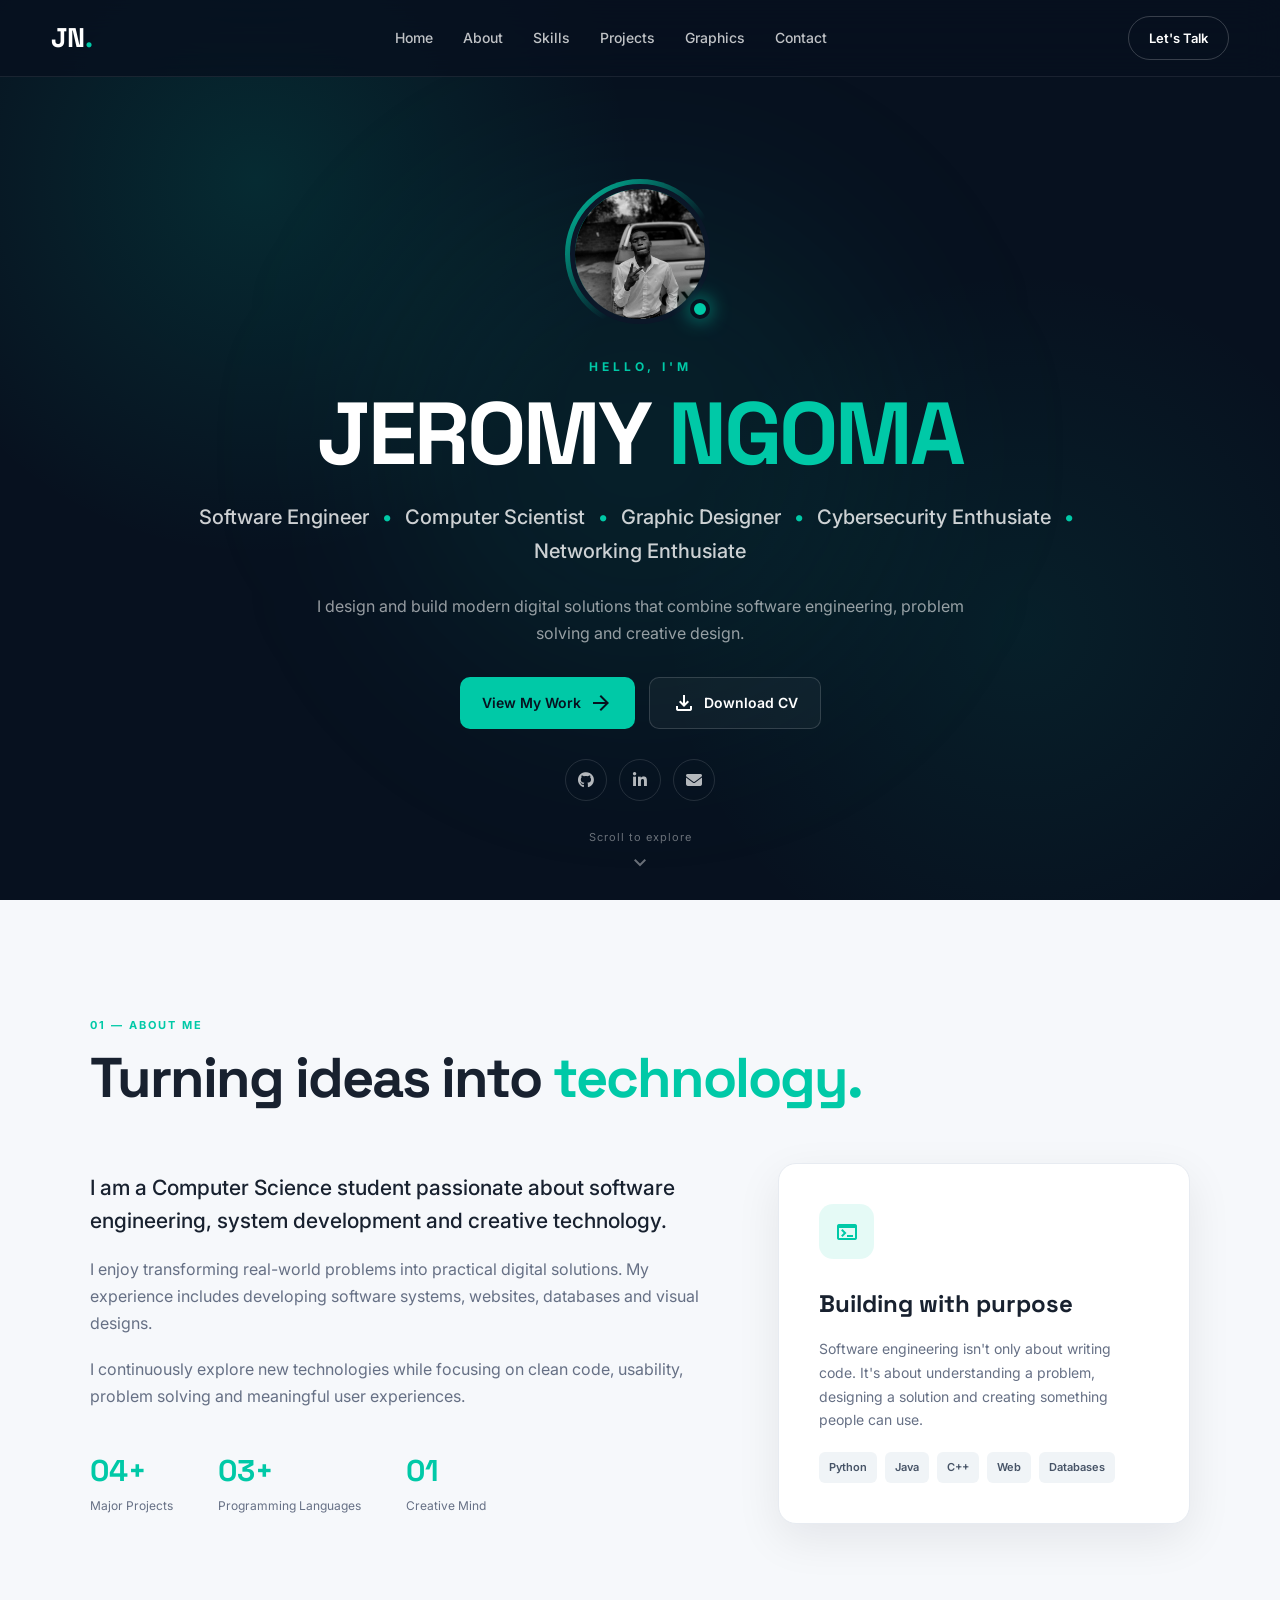
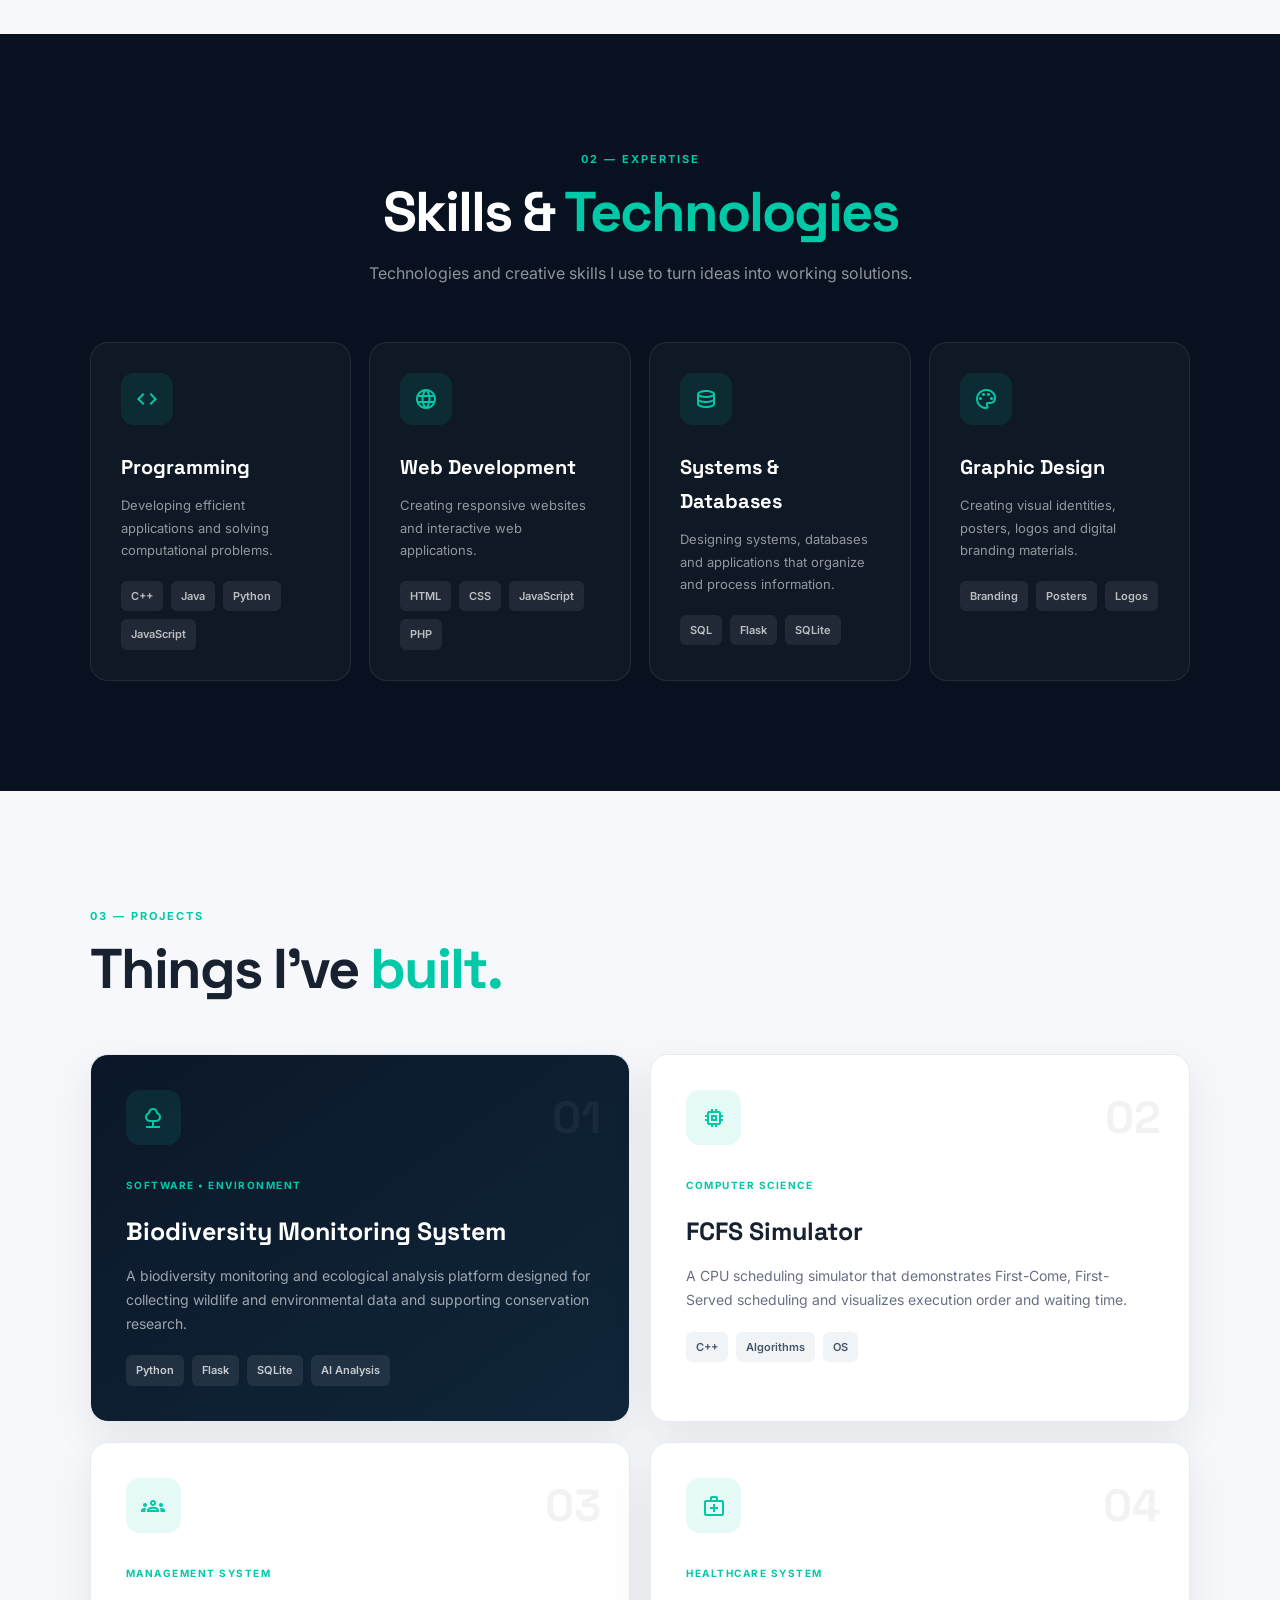
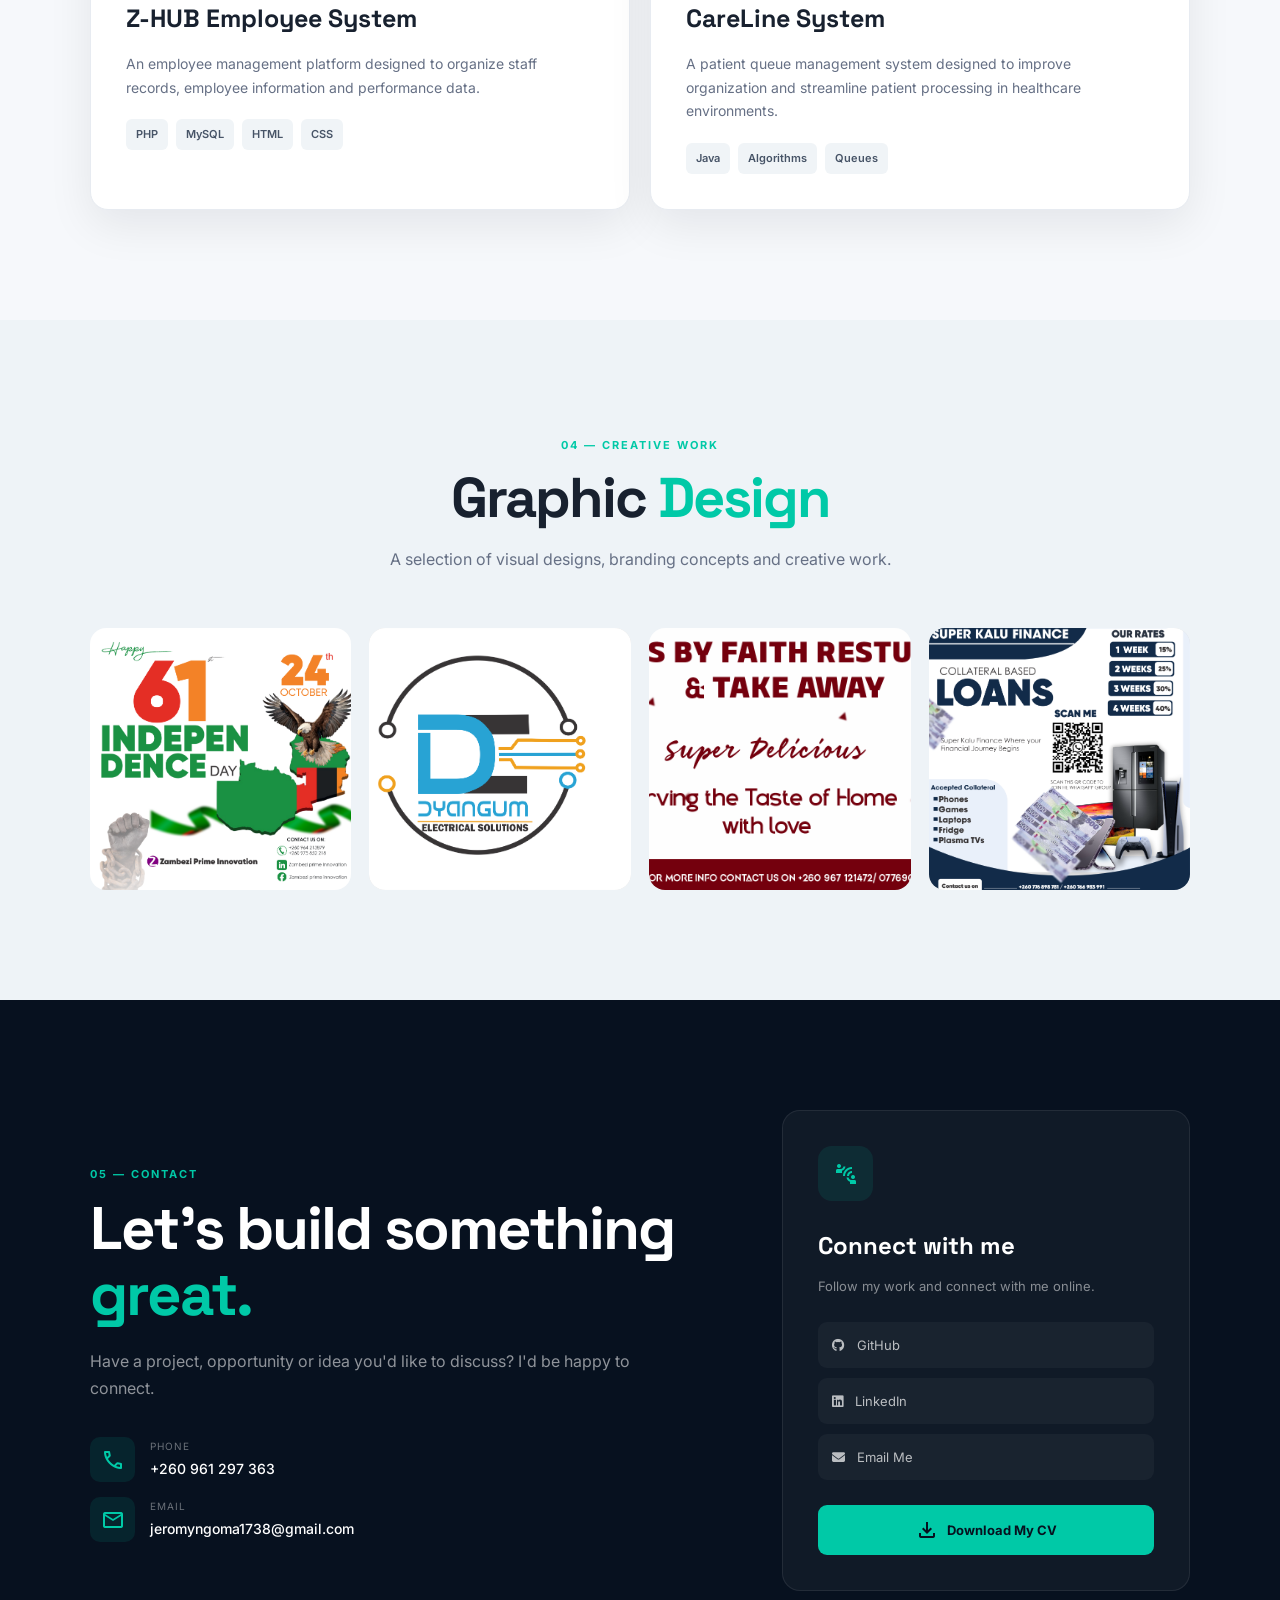
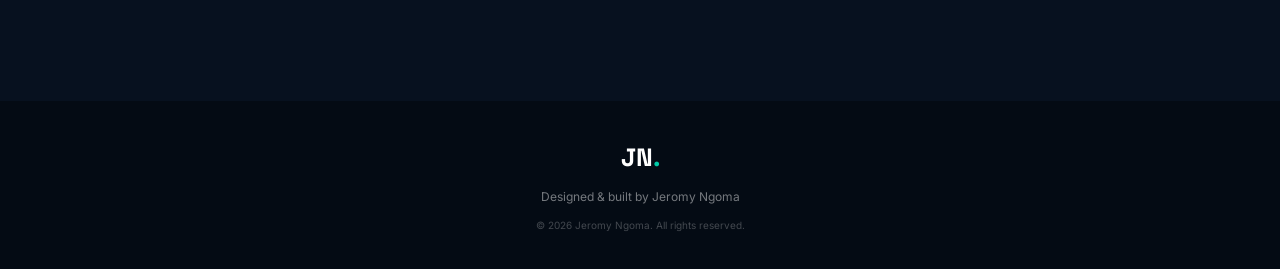
<file: index.html>
<!DOCTYPE html>

<html lang="en">

<head>
    <meta charset="UTF-8">
    <meta name="viewport" content="width=device-width, initial-scale=1.0">
    <title>Jeromy Ngoma | Software Engineer Portfolio</title>

    <!-- Google Fonts -->
    <link rel="preconnect" href="https://fonts.googleapis.com">
    <link rel="preconnect" href="https://fonts.gstatic.com" crossorigin>

    <link href="https://fonts.googleapis.com/css2?family=Inter:wght@400;500;600;700;800&family=Space+Grotesk:wght@500;600;700&display=swap" rel="stylesheet">

    <!-- Material Symbols -->
    <link href="https://fonts.googleapis.com/css2?family=Material+Symbols+Outlined" rel="stylesheet">

    <!-- Font Awesome -->
    <link rel="stylesheet" href="https://cdnjs.cloudflare.com/ajax/libs/font-awesome/6.5.0/css/all.min.css">

    <!-- CSS -->
    <link rel="stylesheet" href="style.css">


</head>

<body>

<!-- =========================
     NAVIGATION
========================== -->

<header class="header">
<nav class="navbar">

    <a href="#home" class="logo">
        JN<span>.</span>
    </a>

    <div class="nav-links">
        <a href="#home">Home</a>
        <a href="#about">About</a>
        <a href="#skills">Skills</a>
        <a href="#projects">Projects</a>
        <a href="#graphics">Graphics</a>
        <a href="#contact">Contact</a>
    </div>

    <a href="#contact" class="nav-button">
        Let's Talk
    </a>

</nav>


</header>

<main>

<!-- =========================
     HERO
========================== -->

<section id="home" class="hero">

<div class="hero-background"></div>
<div class="hero-content">

    <div class="profile-wrapper">
        <div class="profile-ring">
            <img src="IMG/Untitled-1.png"
                 alt="Jeromy Ngoma profile picture">
        </div>

        <span class="status-dot"></span>

    </div>

    <p class="hero-intro">
        HELLO, I'M
    </p>

    <h1> JEROMY <span>NGOMA</span></h1>

    <h2>
        Software Engineer <span>•</span>
        Computer Scientist <span>•</span>
        Graphic Designer <span>•</span>
        Cybersecurity Enthusiate <span>•</span>
        Networking Enthusiate
    </h2>

    <p class="hero-description">
        I design and build modern digital solutions that combine
        software engineering, problem solving and creative design.
    </p>

    <div class="hero-buttons">

        <a href="#projects" class="primary-button">
            View My Work
            <span class="material-symbols-outlined">
                arrow_forward
            </span>
        </a>

        <a href="Jeromy's Cv.pdf" class="secondary-button"
           download>
            <span class="material-symbols-outlined"> download</span>
            Download CV
        </a>

    </div>

    <div class="social-links">

        <a href="https://github.com/jeromyngoma1738" aria-label="GitHub">
            <i class="fa-brands fa-github"></i>
        </a>

        <a href="www.linkedin.com/in/jeromy-ngoma-564433287" aria-label="LinkedIn">
            <i class="fa-brands fa-linkedin-in"></i>
        </a>

        <a href="mailto:jeromyngoma1738@gmail.com"
           aria-label="Email">
            <i class="fa-solid fa-envelope"></i>
        </a>

    </div>

</div>

<a href="#about" class="scroll-down">
    <span>Scroll to explore</span>
    <span class="material-symbols-outlined">
        keyboard_arrow_down
    </span>
</a>


</section>

<!-- =========================
     ABOUT
========================== -->

<section id="about" class="section">

<div class="section-heading">

    <span class="section-label">
        01 — ABOUT ME
    </span>

    <h2>
        Turning ideas into
        <span>technology.</span>
    </h2>

</div>

<div class="about-container">

    <div class="about-text">

        <p class="large-text">
            I am a Computer Science student passionate about
            software engineering, system development and
            creative technology.
        </p>

        <p>
            I enjoy transforming real-world problems into
            practical digital solutions. My experience includes
            developing software systems, websites, databases
            and visual designs.
        </p>

        <p>
            I continuously explore new technologies while
            focusing on clean code, usability, problem solving
            and meaningful user experiences.
        </p>

        <div class="about-stats">

            <div class="stat">
                <strong>04+</strong>
                <span>Major Projects</span>
            </div>

            <div class="stat">
                <strong>03+</strong>
                <span>Programming Languages</span>
            </div>

            <div class="stat">
                <strong>01</strong>
                <span>Creative Mind</span>
            </div>

        </div>

    </div>

    <div class="about-card">

        <div class="about-card-icon">
            <span class="material-symbols-outlined">
                terminal
            </span>
        </div>

        <h3>
            Building with purpose
        </h3>

        <p>
            Software engineering isn't only about writing code.
            It's about understanding a problem, designing a
            solution and creating something people can use.
        </p>

        <div class="tech-tags">
            <span>Python</span>
            <span>Java</span>
            <span>C++</span>
            <span>Web</span>
            <span>Databases</span>
        </div>

    </div>

</div>

</section>

<!-- =========================
     SKILLS
========================== -->

<section id="skills" class="section dark-section">
<div class="section-heading center">
    <span class="section-label">02 — EXPERTISE </span>

    <h2>
        Skills & <span>Technologies</span>
    </h2>

    <p>
        Technologies and creative skills I use to turn ideas
        into working solutions.
    </p>

</div>

<div class="skills-grid">

    <div class="skill-card">

        <div class="skill-icon">
            <span class="material-symbols-outlined">code</span>
        </div>

        <h3>Programming </h3>

        <p>
            Developing efficient applications and solving
            computational problems.
        </p>

        <div class="skill-tags">
            <span>C++</span>
            <span>Java</span>
            <span>Python</span>
            <span>JavaScript</span>

        </div>

    </div>


    <div class="skill-card">

        <div class="skill-icon">
            <span class="material-symbols-outlined">
                language
            </span>
        </div>

        <h3>
            Web Development
        </h3>

        <p>
            Creating responsive websites and interactive
            web applications.
        </p>

        <div class="skill-tags">
            <span>HTML</span>
            <span>CSS</span>
            <span>JavaScript</span>
            <span>PHP</span>
        </div>

    </div>


    <div class="skill-card">

        <div class="skill-icon">
            <span class="material-symbols-outlined">
                database
            </span>
        </div>

        <h3>
            Systems & Databases
        </h3>

        <p>
            Designing systems, databases and applications
            that organize and process information.
        </p>

        <div class="skill-tags">
            <span>SQL</span>
            <span>Flask</span>
            <span>SQLite</span>
        </div>

    </div>


    <div class="skill-card">

        <div class="skill-icon">
            <span class="material-symbols-outlined">
                palette
            </span>
        </div>

        <h3>
            Graphic Design
        </h3>

        <p>
            Creating visual identities, posters, logos and
            digital branding materials.
        </p>

        <div class="skill-tags">
            <span>Branding</span>
            <span>Posters</span>
            <span>Logos</span>
        </div>

    </div>

</div>


</section>

<!-- =========================
     PROJECTS
========================== -->

<section id="projects" class="section">
<div class="section-heading">

    <span class="section-label">
        03 — PROJECTS
    </span>

    <h2>Things I've <span>built.</span></h2>

</div>


<div class="projects-grid">

    <article class="project-card featured">

        <div class="project-number">
            01
        </div>

        <div class="project-icon">
            <span class="material-symbols-outlined">
                nature
            </span>
        </div>

        <span class="project-category">
            SOFTWARE • ENVIRONMENT
        </span>

        <h3>
            Biodiversity Monitoring System
        </h3>

        <p>
            A biodiversity monitoring and ecological analysis
            platform designed for collecting wildlife and
            environmental data and supporting conservation
            research.
        </p>

        <div class="project-tech">
            <span>Python</span>
            <span>Flask</span>
            <span>SQLite</span>
            <span>AI Analysis</span>
        </div>

    </article>


    <article class="project-card">

        <div class="project-number">
            02
        </div>

        <div class="project-icon">
            <span class="material-symbols-outlined">
                memory
            </span>
        </div>

        <span class="project-category">
            COMPUTER SCIENCE
        </span>

        <h3>
            FCFS Simulator
        </h3>

        <p>
            A CPU scheduling simulator that demonstrates
            First-Come, First-Served scheduling and visualizes
            execution order and waiting time.
        </p>

        <div class="project-tech">
            <span>C++</span>
            <span>Algorithms</span>
            <span>OS</span>
        </div>

    </article>


    <article class="project-card">

        <div class="project-number"> 03 </div>

        <div class="project-icon">
            <span class="material-symbols-outlined">groups</span>
        </div>

        <span class="project-category">MANAGEMENT SYSTEM </span>

        <h3> Z-HUB Employee System</h3>

        <p>
            An employee management platform designed to
            organize staff records, employee information and
            performance data.
        </p>

        <div class="project-tech">
            <span>PHP</span>
            <span>MySQL</span>
            <span>HTML</span>
            <span>CSS</span>
        </div>

    </article>


    <article class="project-card">

        <div class="project-number">
            04
        </div>

        <div class="project-icon">
            <span class="material-symbols-outlined">
                medical_services
            </span>
        </div>

        <span class="project-category">
            HEALTHCARE SYSTEM
        </span>

        <h3>
            CareLine System
        </h3>

        <p>
            A patient queue management system designed to
            improve organization and streamline patient
            processing in healthcare environments.
        </p>

        <div class="project-tech">
            <span>Java</span>
            <span>Algorithms</span>
            <span>Queues</span>
        </div>

    </article>

</div>


</section>

<!-- =========================
     GRAPHICS
========================== -->

<section id="graphics" class="section gallery-section">

<div class="section-heading center">

    <span class="section-label">
        04 — CREATIVE WORK
    </span>

    <h2>
        Graphic <span>Design</span>
    </h2>

    <p>
        A selection of visual designs, branding concepts
        and creative work.
    </p>

</div>


<div class="graphics-grid">

    <div class="graphic-item">
        <img src="Graphics/INDEPENDENCE POSTER-1.png"
             alt="Independence poster design">

        <div class="graphic-overlay">
            <span>Poster Design</span>
        </div>
    </div>


    <div class="graphic-item">
        <img src="Graphics/LOGO 1-1.png"
             alt="Logo design">

        <div class="graphic-overlay">
            <span>Logo Design</span>
        </div>
    </div>


    <div class="graphic-item">
        <img src="Graphics/SAMPO 2.png" alt="Sampo graphic design">

        <div class="graphic-overlay">
            <span>Brand Design</span>
        </div>
    </div>


    <div class="graphic-item">
        <img src="Graphics/super kalu finance.png"
             alt="Super Kalu Finance design">

        <div class="graphic-overlay">
            <span>Business Design</span>
        </div>
    </div>

</div>

</section>

<!-- =========================
     CONTACT
========================== -->

<section id="contact" class="contact-section">
<div class="contact-container">

    <div class="contact-content">

        <span class="section-label">
            05 — CONTACT
        </span>

        <h2>
            Let's build something
            <span>great.</span>
        </h2>

        <p>
            Have a project, opportunity or idea you'd like
            to discuss? I'd be happy to connect.
        </p>

        <div class="contact-details">

            <a href="tel:+260961297363">

                <span class="contact-icon">
                    <span class="material-symbols-outlined">
                        call
                    </span>
                </span>

                <div>
                    <small>Phone</small>
                    <strong>+260 961 297 363</strong>
                </div>

            </a>


            <a href="mailto:jeromyngoma1738@gmail.com">

                <span class="contact-icon">
                    <span class="material-symbols-outlined">
                        mail
                    </span>
                </span>

                <div>
                    <small>Email</small>
                    <strong>
                        jeromyngoma1738@gmail.com
                    </strong>
                </div>

            </a>

        </div>

    </div>


    <div class="contact-card">

        <div class="contact-card-icon">
            <span class="material-symbols-outlined">
                connect_without_contact
            </span>
        </div>

        <h3>
            Connect with me
        </h3>

        <p>
            Follow my work and connect with me online.
        </p>

        <div class="contact-socials">

            <a href="https://github.com/jeromyngoma1738" aria-label="GitHub">
                <i class="fa-brands fa-github"></i>
                <span>GitHub</span>
            </a>

            <a href="www.linkedin.com/in/jeromy-ngoma-564433287" aria-label="LinkedIn">
                <i class="fa-brands fa-linkedin"></i>
                <span>LinkedIn</span>
            </a>

            <a href="mailto:jeromyngoma1738@gmail.com">
                <i class="fa-solid fa-envelope"></i>
                <span>Email Me</span>
            </a>

        </div>

        <a href="Jeromy's Cv.pdf" download class="cv-button">
            <span class="material-symbols-outlined">download </span> Download My CV
        </a>

    </div>

</div>

</section>

</main>

<!-- FOOTER -->

<footer>
<div class="footer-logo">JN<span>.</span></div>

<p>
    Designed & built by Jeromy Ngoma
</p>

<p class="copyright">
    © 2026 Jeromy Ngoma. All rights reserved.
</p>


</footer>

</body>
</html>
</file>
<file: style.css>
/* =========================================================
JEROMY NGOMA — PERSONAL PORTFOLIO
MODERN UI STYLESHEET
========================================================= */

/* =========================================================
VARIABLES
========================================================= */

:root {

--primary: #00c9a7;
--primary-dark: #00a88d;
--primary-light: #7ff3df;

--dark: #07111f;
--dark-2: #0b1728;
--dark-3: #101f33;

--white: #ffffff;
--text: #18212f;
--muted: #667085;

--background: #f6f8fb;
--surface: #ffffff;

--border: #e7ebf1;

--shadow:
    0 15px 45px rgba(7, 17, 31, 0.08);

--radius: 18px;

}

/* =========================================================
RESET
========================================================= */

* {
  margin: 0;
  padding: 0;
  box-sizing: border-box;
  }

html {
scroll-behavior: smooth;
}

body {
font-family: 'Inter', sans-serif;
background: var(--background);
color: var(--text);
line-height: 1.7;
}

a {
text-decoration: none;
color: inherit;
}

img {
display: block;
max-width: 100%;
}

button,
a {
-webkit-tap-highlight-color: transparent;
}

/* =========================================================
HEADER
========================================================= */

.header {
position: fixed;
top: 0;
left: 0;
width: 100%;
z-index: 1000;

background: rgba(7, 17, 31, 0.82);

backdrop-filter: blur(18px);
-webkit-backdrop-filter: blur(18px);

border-bottom: 1px solid rgba(255,255,255,0.08);

}

.navbar {
width: min(1180px, 92%);
margin: auto;

height: 76px;

display: flex;
align-items: center;
justify-content: space-between;

}

.logo {
font-family: 'Space Grotesk', sans-serif;

font-size: 27px;
font-weight: 700;

color: white;

}

.logo span,
.footer-logo span {
color: var(--primary);
}

.nav-links {
display: flex;
align-items: center;
gap: 30px;
}

.nav-links a {
position: relative;

color: rgba(255,255,255,0.75);

font-size: 14px;
font-weight: 500;

transition: 0.3s ease;

}

.nav-links a::after {
content: "";

position: absolute;

left: 0;
bottom: -7px;

width: 0;
height: 2px;

background: var(--primary);

transition: 0.3s ease;

}

.nav-links a:hover {
color: white;
}

.nav-links a:hover::after {
width: 100%;
}

.nav-button {
padding: 10px 20px;

border: 1px solid rgba(255,255,255,0.2);
border-radius: 30px;

color: white;

font-size: 13px;
font-weight: 600;

transition: 0.3s ease;

}

.nav-button:hover {
background: var(--primary);
border-color: var(--primary);
color: var(--dark);
}

/* =========================================================
HERO
========================================================= */

.hero {
min-height: 100vh;

position: relative;

display: flex;
align-items: center;
justify-content: center;

overflow: hidden;

background:
    radial-gradient(
        circle at 20% 20%,
        rgba(0,201,167,0.14),
        transparent 30%
    ),
    radial-gradient(
        circle at 80% 70%,
        rgba(0,201,167,0.08),
        transparent 30%
    ),
    var(--dark);

}

.hero-background {
position: absolute;

width: 500px;
height: 500px;

border-radius: 50%;

background: rgba(0,201,167,0.08);

filter: blur(100px);

}

.hero-content {
position: relative;
z-index: 2;

width: min(900px, 92%);

text-align: center;

padding-top: 80px;

}

/* =========================================================
PROFILE IMAGE
========================================================= */

.profile-wrapper {
position: relative;

width: 150px;
height: 150px;

margin: 0 auto 28px;

}

.profile-ring {
width: 150px;
height: 150px;

padding: 5px;

border-radius: 50%;

background:
    linear-gradient(
        135deg,
        var(--primary),
        transparent 60%
    );

}

.profile-ring img {
width: 100%;
height: 100%;

object-fit: cover;

border-radius: 50%;

border: 5px solid var(--dark-2);

}

.status-dot {
position: absolute;

right: 5px;
bottom: 10px;

width: 20px;
height: 20px;

border-radius: 50%;

background: var(--primary);

border: 4px solid var(--dark);

box-shadow: 0 0 20px rgba(0,201,167,0.8);

}

/* =========================================================
HERO TYPOGRAPHY
========================================================= */

.hero-intro {
color: var(--primary);

font-size: 12px;
font-weight: 700;

letter-spacing: 4px;

margin-bottom: 12px;

}

.hero h1 {
font-family: 'Space Grotesk', sans-serif;

font-size: clamp(48px, 8vw, 88px);

line-height: 1;

color: white;

letter-spacing: -3px;

margin-bottom: 22px;

}

.hero h1 span {
color: var(--primary);
}

.hero h2 {
color: rgba(255,255,255,0.8);

font-size: clamp(16px, 2vw, 20px);

font-weight: 500;

}

.hero h2 span {
color: var(--primary);
margin: 0 8px;
}

.hero-description {
max-width: 650px;

margin: 25px auto;

color: rgba(255,255,255,0.58);

font-size: 16px;

}

/* =========================================================
HERO BUTTONS
========================================================= */

.hero-buttons {
display: flex;

justify-content: center;

gap: 14px;

margin-top: 30px;

}

.primary-button,
.secondary-button {

display: inline-flex;

align-items: center;
justify-content: center;

gap: 8px;

padding: 13px 22px;

border-radius: 10px;

font-size: 14px;

font-weight: 600;

transition: 0.3s ease;

}

.primary-button {
background: var(--primary);
color: var(--dark);
}

.primary-button:hover {
transform: translateY(-3px);

box-shadow:
    0 10px 30px rgba(0,201,167,0.25);

}

.secondary-button {
color: white;

border: 1px solid rgba(255,255,255,0.15);

background: rgba(255,255,255,0.04);

}

.secondary-button:hover {
background: rgba(255,255,255,0.1);

transform: translateY(-3px);

}

/* =========================================================
SOCIAL LINKS
========================================================= */

.social-links {

display: flex;

justify-content: center;

gap: 12px;

margin-top: 30px;

}

.social-links a {

width: 42px;
height: 42px;

display: flex;

align-items: center;
justify-content: center;

border-radius: 50%;

border: 1px solid rgba(255,255,255,0.12);

color: rgba(255,255,255,0.7);

transition: 0.3s ease;

}

.social-links a:hover {

background: var(--primary);

color: var(--dark);

border-color: var(--primary);

transform: translateY(-4px);

}

/* =========================================================
SCROLL
========================================================= */

.scroll-down {

position: absolute;

bottom: 25px;
left: 50%;

transform: translateX(-50%);

display: flex;

flex-direction: column;

align-items: center;

gap: 4px;

color: rgba(255,255,255,0.4);

font-size: 11px;

letter-spacing: 1px;

}

/* =========================================================
GENERAL SECTION
========================================================= */

.section {

padding: 110px 7%;

}

.section-heading {

max-width: 900px;

margin-bottom: 55px;

}

.section-heading.center {

text-align: center;

margin-left: auto;
margin-right: auto;

}

.section-label {

display: inline-block;

color: var(--primary);

font-size: 11px;

font-weight: 700;

letter-spacing: 2px;

margin-bottom: 12px;

}

.section-heading h2 {

font-family: 'Space Grotesk', sans-serif;

font-size: clamp(34px, 5vw, 56px);

line-height: 1.1;

color: var(--text);

letter-spacing: -2px;

}

.section-heading h2 span {
color: var(--primary);
}

.section-heading p {

max-width: 600px;

margin: 18px auto 0;

color: var(--muted);

}

/* =========================================================
ABOUT
========================================================= */

.about-container {

width: min(1150px, 100%);

margin: auto;

display: grid;

grid-template-columns: 1.2fr 0.8fr;

gap: 70px;

align-items: center;

}

.about-text p {

color: var(--muted);

margin-bottom: 18px;

}

.about-text .large-text {

color: var(--text);

font-size: 21px;

line-height: 1.6;

font-weight: 500;

}

.about-stats {

display: flex;

gap: 45px;

margin-top: 35px;

}

.stat {

display: flex;

flex-direction: column;

}

.stat strong {

font-family: 'Space Grotesk', sans-serif;

font-size: 30px;

color: var(--primary);

}

.stat span {

color: var(--muted);

font-size: 12px;

}

.about-card {

padding: 40px;

border-radius: var(--radius);

background: var(--surface);

border: 1px solid var(--border);

box-shadow: var(--shadow);

}

.about-card-icon,
.contact-card-icon {

width: 55px;
height: 55px;

display: flex;

align-items: center;
justify-content: center;

border-radius: 14px;

background: rgba(0,201,167,0.1);

color: var(--primary);

margin-bottom: 25px;

}

.about-card h3 {

font-family: 'Space Grotesk', sans-serif;

font-size: 24px;

margin-bottom: 12px;

}

.about-card p {

color: var(--muted);

font-size: 14px;

}

.tech-tags,
.skill-tags,
.project-tech {

display: flex;

flex-wrap: wrap;

gap: 8px;

margin-top: 20px;

}

.tech-tags span,
.skill-tags span,
.project-tech span {

padding: 6px 10px;

border-radius: 6px;

background: #f0f4f7;

color: #475467;

font-size: 11px;

font-weight: 600;

}

/* =========================================================
DARK SECTION
========================================================= */

.dark-section {

background: var(--dark);

color: white;

}

.dark-section .section-heading h2 {
color: white;
}

.dark-section .section-heading p {
color: rgba(255,255,255,0.55);
}

/* =========================================================
SKILLS
========================================================= */

.skills-grid {

width: min(1150px, 100%);

margin: auto;

display: grid;

grid-template-columns:
    repeat(4, 1fr);

gap: 18px;

}

.skill-card {

padding: 30px;

border: 1px solid rgba(255,255,255,0.08);

border-radius: var(--radius);

background:
    rgba(255,255,255,0.035);

transition: 0.3s ease;

}

.skill-card:hover {

transform: translateY(-8px);

border-color:
    rgba(0,201,167,0.4);

background:
    rgba(255,255,255,0.055);

}

.skill-icon {

width: 52px;
height: 52px;

display: flex;

align-items: center;
justify-content: center;

border-radius: 13px;

background: rgba(0,201,167,0.1);

color: var(--primary);

margin-bottom: 25px;

}

.skill-card h3 {

font-family: 'Space Grotesk', sans-serif;

font-size: 20px;

margin-bottom: 10px;

}

.skill-card p {

color: rgba(255,255,255,0.55);

font-size: 13px;

line-height: 1.7;

}

.skill-tags span {

color: rgba(255,255,255,0.7);

background: rgba(255,255,255,0.07);

}

/* =========================================================
PROJECTS
========================================================= */

.projects-grid {

width: min(1150px, 100%);

margin: auto;

display: grid;

grid-template-columns:
    repeat(2, 1fr);

gap: 20px;

}

.project-card {

position: relative;

padding: 35px;

min-height: 340px;

overflow: hidden;

border-radius: var(--radius);

background: white;

border: 1px solid var(--border);

box-shadow: var(--shadow);

transition: 0.35s ease;

}

.project-card:hover {

transform: translateY(-8px);

border-color: rgba(0,201,167,0.4);

}

.project-card.featured {

background:
    linear-gradient(
        145deg,
        #0b1728,
        #10263a
    );

color: white;

}

.project-number {

position: absolute;

top: 25px;
right: 28px;

font-family: 'Space Grotesk', sans-serif;

font-size: 45px;

font-weight: 700;

color: rgba(0,0,0,0.05);

}

.featured .project-number {
color: rgba(255,255,255,0.05);
}

.project-icon {

width: 55px;
height: 55px;

display: flex;

align-items: center;
justify-content: center;

border-radius: 14px;

background: rgba(0,201,167,0.1);

color: var(--primary);

margin-bottom: 25px;

}

.project-category {

font-size: 10px;

font-weight: 700;

letter-spacing: 1.5px;

color: var(--primary);

}

.project-card h3 {

font-family: 'Space Grotesk', sans-serif;

font-size: 25px;

margin: 12px 0;

}

.project-card p {

color: var(--muted);

font-size: 14px;

}

.featured p {
color: rgba(255,255,255,0.6);
}

.featured .project-tech span {

background: rgba(255,255,255,0.08);

color: rgba(255,255,255,0.75);

}

/* =========================================================
GRAPHICS
========================================================= */

.gallery-section {
background: #eef3f7;
}

.graphics-grid {

width: min(1150px, 100%);

margin: auto;

display: grid;

grid-template-columns:
    repeat(4, 1fr);

gap: 18px;

}

.graphic-item {

position: relative;

overflow: hidden;

aspect-ratio: 1 / 1;

border-radius: 16px;

background: #ddd;

cursor: pointer;

}

.graphic-item img {

width: 100%;
height: 100%;

object-fit: cover;

transition: 0.5s ease;

}

.graphic-item:hover img {

transform: scale(1.08);

}

.graphic-overlay {

position: absolute;

left: 0;
right: 0;
bottom: 0;

padding: 20px;

background:
    linear-gradient(
        transparent,
        rgba(0,0,0,0.8)
    );

color: white;

transform: translateY(100%);

transition: 0.35s ease;

}

.graphic-item:hover .graphic-overlay {

transform: translateY(0);

}

.graphic-overlay span {

font-size: 13px;

font-weight: 600;

}

/* =========================================================
CONTACT
========================================================= */

.contact-section {

padding: 110px 7%;

background: var(--dark);

color: white;

}

.contact-container {

width: min(1100px, 100%);

margin: auto;

display: grid;

grid-template-columns:
    1.2fr 0.8fr;

gap: 80px;

align-items: center;

}

.contact-content h2 {

font-family: 'Space Grotesk', sans-serif;

font-size: clamp(38px, 5vw, 60px);

line-height: 1.1;

letter-spacing: -2px;

margin-bottom: 20px;

}

.contact-content h2 span {
color: var(--primary);
}

.contact-content > p {

max-width: 560px;

color: rgba(255,255,255,0.55);

}

.contact-details {

margin-top: 35px;

display: flex;

flex-direction: column;

gap: 15px;

}

.contact-details a {

display: flex;

align-items: center;

gap: 15px;

color: white;

}

.contact-icon {

width: 45px;
height: 45px;

display: flex;

align-items: center;
justify-content: center;

border-radius: 10px;

background: rgba(0,201,167,0.1);

color: var(--primary);

}

.contact-details small {

display: block;

color: rgba(255,255,255,0.4);

font-size: 10px;

text-transform: uppercase;

letter-spacing: 1px;

}

.contact-details strong {

font-size: 14px;

font-weight: 500;

}

.contact-card {

padding: 35px;

border-radius: var(--radius);

background: rgba(255,255,255,0.04);

border: 1px solid rgba(255,255,255,0.08);

}

.contact-card h3 {

font-family: 'Space Grotesk', sans-serif;

font-size: 24px;

margin-bottom: 8px;

}

.contact-card > p {

color: rgba(255,255,255,0.5);

font-size: 13px;

}

.contact-socials {

display: flex;

flex-direction: column;

gap: 10px;

margin: 25px 0;

}

.contact-socials a {

display: flex;

align-items: center;

gap: 12px;

padding: 12px 14px;

border-radius: 9px;

background: rgba(255,255,255,0.04);

color: rgba(255,255,255,0.7);

font-size: 13px;

transition: 0.3s ease;

}

.contact-socials a:hover {

background: rgba(0,201,167,0.1);

color: var(--primary);

}

.cv-button {

display: flex;

align-items: center;
justify-content: center;

gap: 8px;

padding: 13px;

border-radius: 9px;

background: var(--primary);

color: var(--dark);

font-size: 13px;

font-weight: 700;

transition: 0.3s ease;


}

.cv-button:hover {


background: var(--primary-light);

transform: translateY(-2px);


}

/* FOOTER */

footer {
padding: 35px 20px;

text-align: center;

background: #040b14;

color: rgba(255,255,255,0.45);

font-size: 12px;


}

.footer-logo {

font-family: 'Space Grotesk', sans-serif;

font-size: 25px;

font-weight: 700;

color: white;

margin-bottom: 8px;


}

.copyright {
margin-top: 10px;

font-size: 10px;

color: rgba(255,255,255,0.25);

}

/*
RESPONSIVE — TABLET */

@media (max-width: 950px) {
.nav-links {
    gap: 15px;
}

.nav-button {
    display: none;
}

.skills-grid {
    grid-template-columns:
        repeat(2, 1fr);
}

.graphics-grid {
    grid-template-columns:
        repeat(2, 1fr);
}

.about-container,
.contact-container {
    grid-template-columns: 1fr;
}

.contact-container {
    gap: 45px;
}
}

/* =========================================================
RESPONSIVE — MOBILE
========================================================= */

@media (max-width: 650px) {
.navbar {
    height: 68px;
}

.nav-links {
    display: none;
}

.hero-content {
    padding-top: 80px;
}

.hero h1 {
    letter-spacing: -2px;
}

.hero h2 span {
    display: none;
}

.hero-buttons {
    flex-direction: column;

    width: 100%;
}

.primary-button,
.secondary-button {
    width: 100%;
}

.scroll-down {
    display: none;
}

.section,
.contact-section {
    padding: 80px 5%;
}

.section-heading {
    margin-bottom: 40px;
}

.section-heading h2 {
    letter-spacing: -1px;
}

.about-container {
    gap: 35px;
}

.about-card {
    padding: 28px;
}

.about-stats {
    gap: 25px;
}

.stat strong {
    font-size: 25px;
}

.skills-grid,
.projects-grid,
.graphics-grid {
    grid-template-columns: 1fr;
}

.project-card {
    min-height: auto;
}

.contact-content h2 {
    letter-spacing: -1px;
}

.contact-card {
    padding: 28px;
}
}

/* =========================================================
SMALL PHONES
========================================================= */

@media (max-width: 400px) {
.profile-wrapper,
.profile-ring {
    width: 125px;
    height: 125px;
}

.hero h1 {
    font-size: 44px;
}

.about-stats {
    flex-direction: column;
    gap: 15px;
}

}
</file>
